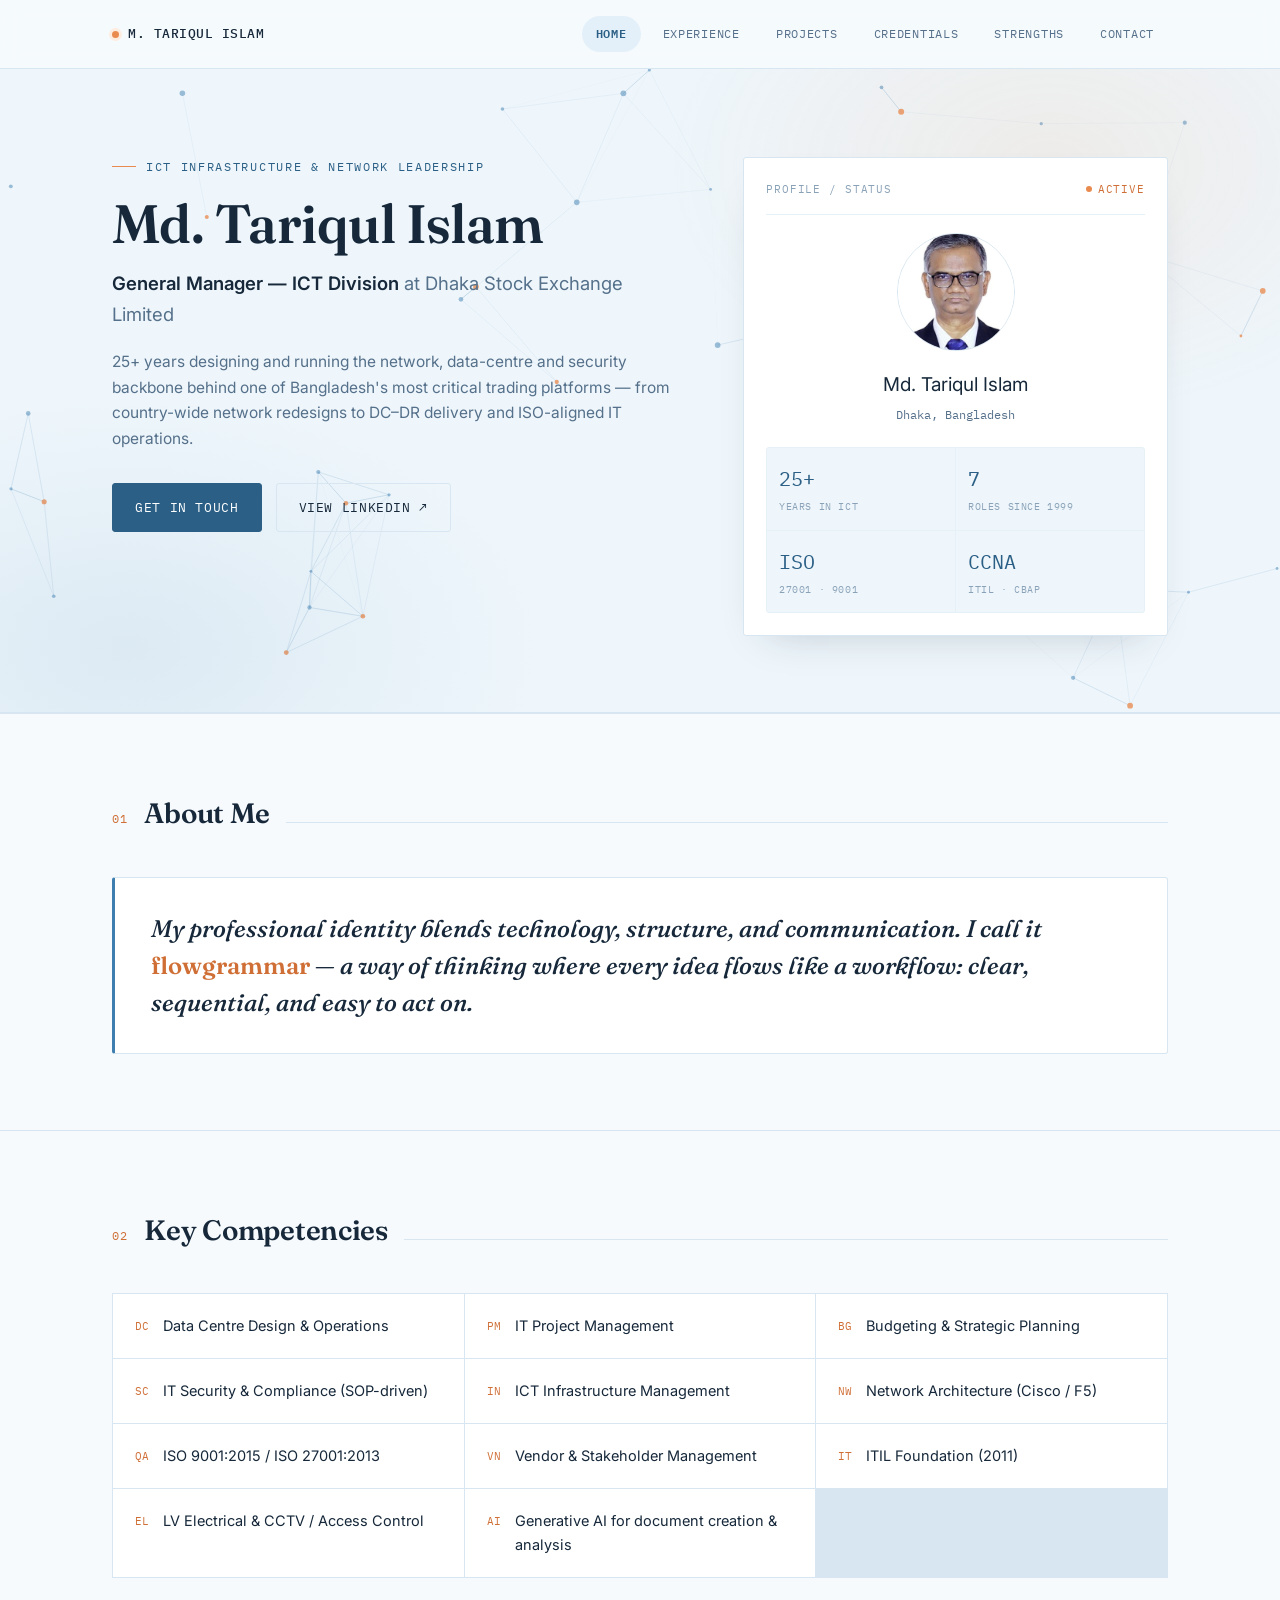
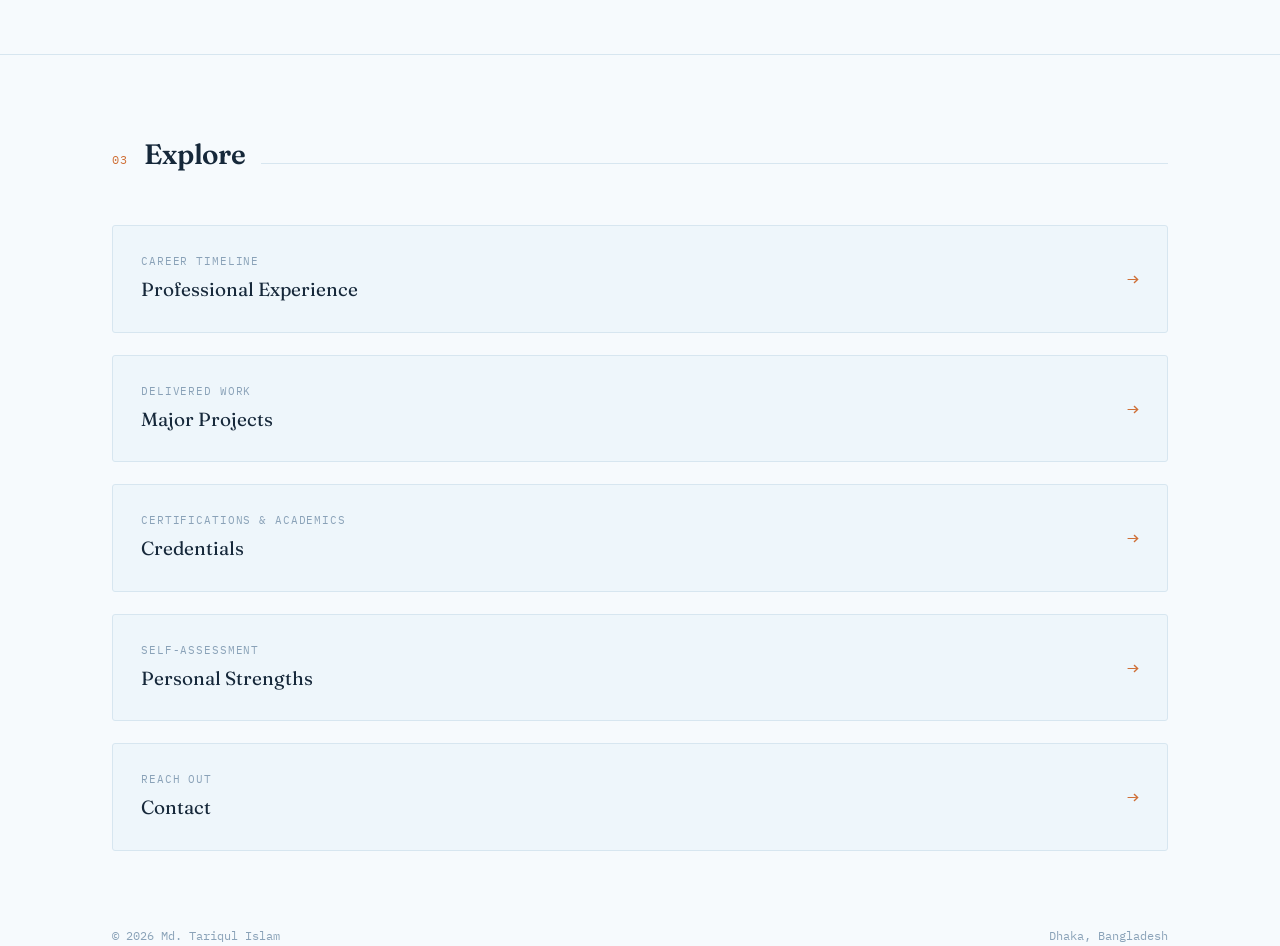
<file: index.html>
<!DOCTYPE html>
<html lang="en">
<head>
<meta charset="UTF-8">
<meta name="viewport" content="width=device-width, initial-scale=1.0">
<title>Md. Tariqul Islam — General Manager, ICT Division</title>
<meta name="description" content="Md. Tariqul Islam — General Manager, ICT Division at Dhaka Stock Exchange. 25+ years leading data centre, network architecture and IT security infrastructure.">
<link rel="preconnect" href="https://fonts.googleapis.com">
<link rel="preconnect" href="https://fonts.gstatic.com" crossorigin>
<link href="https://fonts.googleapis.com/css2?family=Fraunces:opsz,wght@9..144,400;9..144,500;9..144,600;9..144,700&family=IBM+Plex+Mono:wght@400;500;600&family=Inter:wght@400;500;600&display=swap" rel="stylesheet">
<link rel="stylesheet" href="assets/css/style.css">
</head>
<body>
<a class="skip-link" href="#main">Skip to content</a>

<header class="site-nav">
  <div class="nav-inner">
    <a href="index.html" class="nav-id"><span class="dot"></span>M. TARIQUL ISLAM</a>
    <button class="nav-toggle" id="navToggle" aria-label="Toggle menu" aria-expanded="false">
      <span></span><span></span><span></span>
    </button>
    <nav class="links" id="navLinks">
      <a href="index.html" aria-current="page">Home</a>
      <a href="experience.html">Experience</a>
      <a href="projects.html">Projects</a>
      <a href="credentials.html">Credentials</a>
      <a href="strengths.html">Strengths</a>
      <a href="contact.html">Contact</a>
    </nav>
  </div>
</header>

<main id="main">

  <!-- HERO -->
  <section class="hero">
    <canvas id="netcanvas"></canvas>
    <div class="hero-grad"></div>
    <div class="wrap hero-inner">
      <div>
        <div class="eyebrow">ICT Infrastructure &amp; Network Leadership</div>
        <h1>Md. Tariqul Islam</h1>
        <p class="role"><strong>General Manager — ICT Division</strong> at Dhaka Stock Exchange Limited</p>
        <p class="objective">25+ years designing and running the network, data-centre and security backbone behind one of Bangladesh's most critical trading platforms — from country-wide network redesigns to DC–DR delivery and ISO-aligned IT operations.</p>
        <div class="hero-cta">
          <a class="btn btn-primary" href="contact.html">Get in touch</a>
          <a class="btn btn-ghost" href="https://www.linkedin.com/in/md-tariqul-islam-6a224637/" target="_blank" rel="noopener">View LinkedIn ↗</a>
        </div>
      </div>

      <div class="status-card">
        <div class="status-top">
          <span>PROFILE / STATUS</span>
          <span class="live"><span class="dot"></span>ACTIVE</span>
        </div>
        <div class="photo-frame">
          <img src="assets/img/profile.jpg" alt="Portrait of Md. Tariqul Islam">
        </div>
        <div class="status-name">Md. Tariqul Islam</div>
        <div class="status-sub">Dhaka, Bangladesh</div>
        <div class="status-grid">
          <div class="status-metric"><div class="num">25+</div><div class="lbl">Years in ICT</div></div>
          <div class="status-metric"><div class="num">7</div><div class="lbl">Roles since 1999</div></div>
          <div class="status-metric"><div class="num">ISO</div><div class="lbl">27001 · 9001</div></div>
          <div class="status-metric"><div class="num">CCNA</div><div class="lbl">ITIL · CBAP</div></div>
        </div>
      </div>
    </div>
  </section>

  <!-- ABOUT ME -->
  <section id="about">
    <div class="wrap">
      <div class="sec-head">
        <span class="sec-tag">01</span>
        <h2>About Me</h2>
        <span class="sec-line"></span>
      </div>
      <div class="about-statement">
        <p>My professional identity blends technology, structure, and communication. I call it <span class="accent">flowgrammar</span> — a way of thinking where every idea flows like a workflow: clear, sequential, and easy to act on.</p>
      </div>
    </div>
  </section>

  <!-- COMPETENCIES -->
  <section>
    <div class="wrap">
      <div class="sec-head">
        <span class="sec-tag">02</span>
        <h2>Key Competencies</h2>
        <span class="sec-line"></span>
      </div>
      <div class="comp-grid">
        <div class="comp-item"><span class="idx mono">DC</span><span class="txt">Data Centre Design &amp; Operations</span></div>
        <div class="comp-item"><span class="idx mono">PM</span><span class="txt">IT Project Management</span></div>
        <div class="comp-item"><span class="idx mono">BG</span><span class="txt">Budgeting &amp; Strategic Planning</span></div>
        <div class="comp-item"><span class="idx mono">SC</span><span class="txt">IT Security &amp; Compliance (SOP-driven)</span></div>
        <div class="comp-item"><span class="idx mono">IN</span><span class="txt">ICT Infrastructure Management</span></div>
        <div class="comp-item"><span class="idx mono">NW</span><span class="txt">Network Architecture (Cisco / F5)</span></div>
        <div class="comp-item"><span class="idx mono">QA</span><span class="txt">ISO 9001:2015 / ISO 27001:2013</span></div>
        <div class="comp-item"><span class="idx mono">VN</span><span class="txt">Vendor &amp; Stakeholder Management</span></div>
        <div class="comp-item"><span class="idx mono">IT</span><span class="txt">ITIL Foundation (2011)</span></div>
        <div class="comp-item"><span class="idx mono">EL</span><span class="txt">LV Electrical &amp; CCTV / Access Control</span></div>
        <div class="comp-item"><span class="idx mono">AI</span><span class="txt">Generative AI for document creation &amp; analysis</span></div>
      </div>
    </div>
  </section>

  <!-- CROSS-LINKS -->
  <section>
    <div class="wrap">
      <div class="sec-head">
        <span class="sec-tag">03</span>
        <h2>Explore</h2>
        <span class="sec-line"></span>
      </div>
      <div style="display:grid; gap:14px;">
        <a class="next-link" href="experience.html">
          <span><span class="l1 mono">Career timeline</span><span class="l2">Professional Experience</span></span>
          <span class="arrow">→</span>
        </a>
        <a class="next-link" href="projects.html">
          <span><span class="l1 mono">Delivered work</span><span class="l2">Major Projects</span></span>
          <span class="arrow">→</span>
        </a>
        <a class="next-link" href="credentials.html">
          <span><span class="l1 mono">Certifications &amp; academics</span><span class="l2">Credentials</span></span>
          <span class="arrow">→</span>
        </a>
        <a class="next-link" href="strengths.html">
          <span><span class="l1 mono">Self-assessment</span><span class="l2">Personal Strengths</span></span>
          <span class="arrow">→</span>
        </a>
        <a class="next-link" href="contact.html">
          <span><span class="l1 mono">Reach out</span><span class="l2">Contact</span></span>
          <span class="arrow">→</span>
        </a>
      </div>
    </div>
  </section>

  <footer class="wrap">
    <span>© <span id="year"></span> Md. Tariqul Islam</span>
    <span>Dhaka, Bangladesh</span>
  </footer>

</main>

<script src="assets/js/main.js"></script>
</body>
</html>
</file>
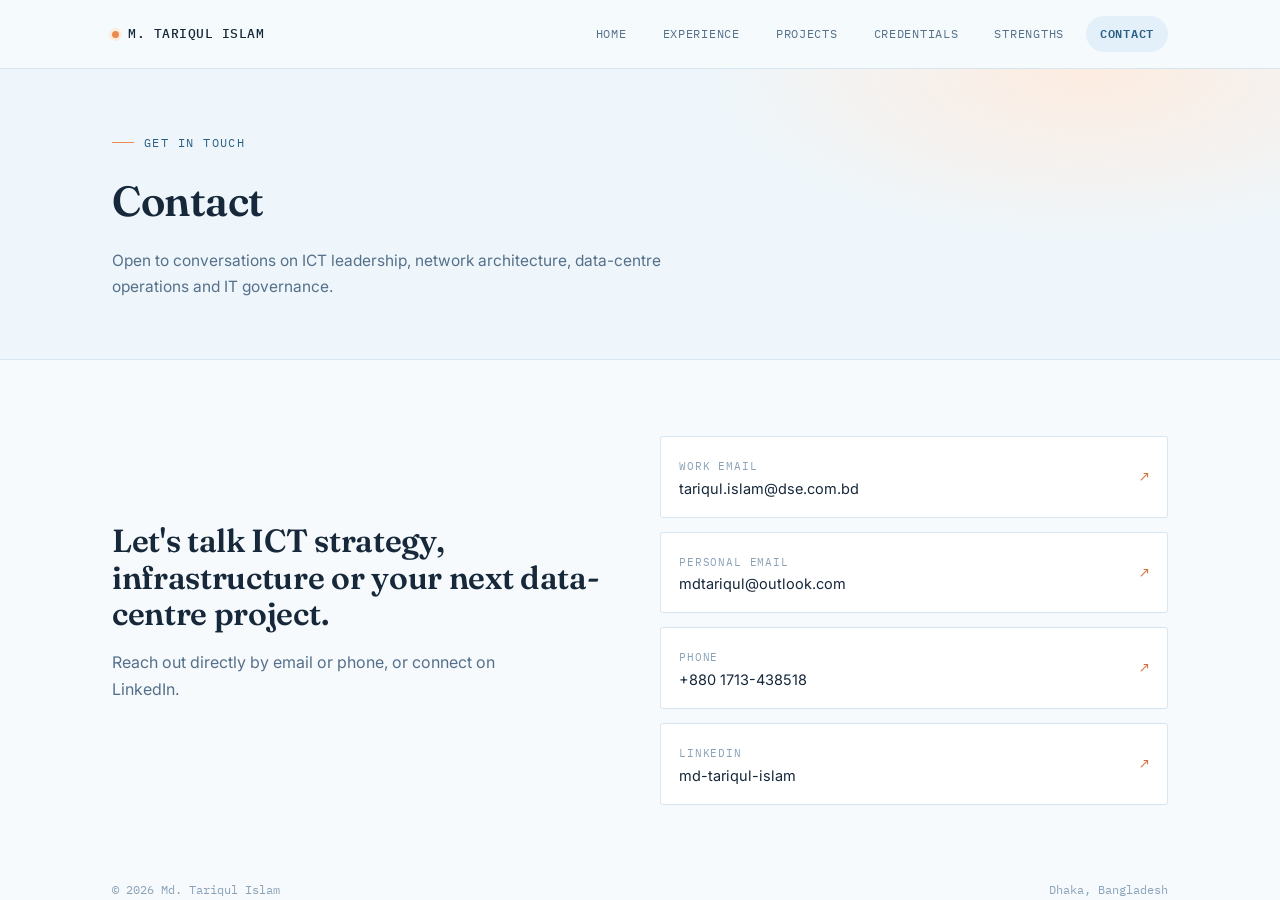
<file: contact.html>
<!DOCTYPE html>
<html lang="en">
<head>
<meta charset="UTF-8">
<meta name="viewport" content="width=device-width, initial-scale=1.0">
<title>Contact — Md. Tariqul Islam</title>
<meta name="description" content="Get in touch with Md. Tariqul Islam, General Manager, ICT Division at Dhaka Stock Exchange.">
<link rel="preconnect" href="https://fonts.googleapis.com">
<link rel="preconnect" href="https://fonts.gstatic.com" crossorigin>
<link href="https://fonts.googleapis.com/css2?family=Fraunces:opsz,wght@9..144,400;9..144,500;9..144,600;9..144,700&family=IBM+Plex+Mono:wght@400;500;600&family=Inter:wght@400;500;600&display=swap" rel="stylesheet">
<link rel="stylesheet" href="assets/css/style.css">
</head>
<body>
<a class="skip-link" href="#main">Skip to content</a>

<header class="site-nav">
  <div class="nav-inner">
    <a href="index.html" class="nav-id"><span class="dot"></span>M. TARIQUL ISLAM</a>
    <button class="nav-toggle" id="navToggle" aria-label="Toggle menu" aria-expanded="false">
      <span></span><span></span><span></span>
    </button>
    <nav class="links" id="navLinks">
      <a href="index.html">Home</a>
      <a href="experience.html">Experience</a>
      <a href="projects.html">Projects</a>
      <a href="credentials.html">Credentials</a>
      <a href="strengths.html">Strengths</a>
      <a href="contact.html" aria-current="page">Contact</a>
    </nav>
  </div>
</header>

<main id="main">

  <div class="page-header">
    <div class="wrap">
      <div class="page-eyebrow">Get In Touch</div>
      <h1>Contact</h1>
      <p>Open to conversations on ICT leadership, network architecture, data-centre operations and IT governance.</p>
    </div>
  </div>

  <section>
    <div class="wrap">
      <div class="contact-grid">
        <div>
          <h2>Let's talk ICT strategy, infrastructure or your next data-centre project.</h2>
          <p class="lead">Reach out directly by email or phone, or connect on LinkedIn.</p>
        </div>
        <div class="contact-list">
          <a href="mailto:tariqul.islam@dse.com.bd">
            <span><span class="lbl">Work Email</span><br>tariqul.islam@dse.com.bd</span>
            <span class="arrow">↗</span>
          </a>
          <a href="mailto:mdtariqul@outlook.com">
            <span><span class="lbl">Personal Email</span><br>mdtariqul@outlook.com</span>
            <span class="arrow">↗</span>
          </a>
          <a href="tel:+8801713438518">
            <span><span class="lbl">Phone</span><br>+880 1713-438518</span>
            <span class="arrow">↗</span>
          </a>
          <a href="https://www.linkedin.com/in/md-tariqul-islam-6a224637/" target="_blank" rel="noopener">
            <span><span class="lbl">LinkedIn</span><br>md-tariqul-islam</span>
            <span class="arrow">↗</span>
          </a>
        </div>
      </div>
    </div>
  </section>

  <footer class="wrap">
    <span>© <span id="year"></span> Md. Tariqul Islam</span>
    <span>Dhaka, Bangladesh</span>
  </footer>

</main>

<script src="assets/js/main.js"></script>
</body>
</html>
</file>
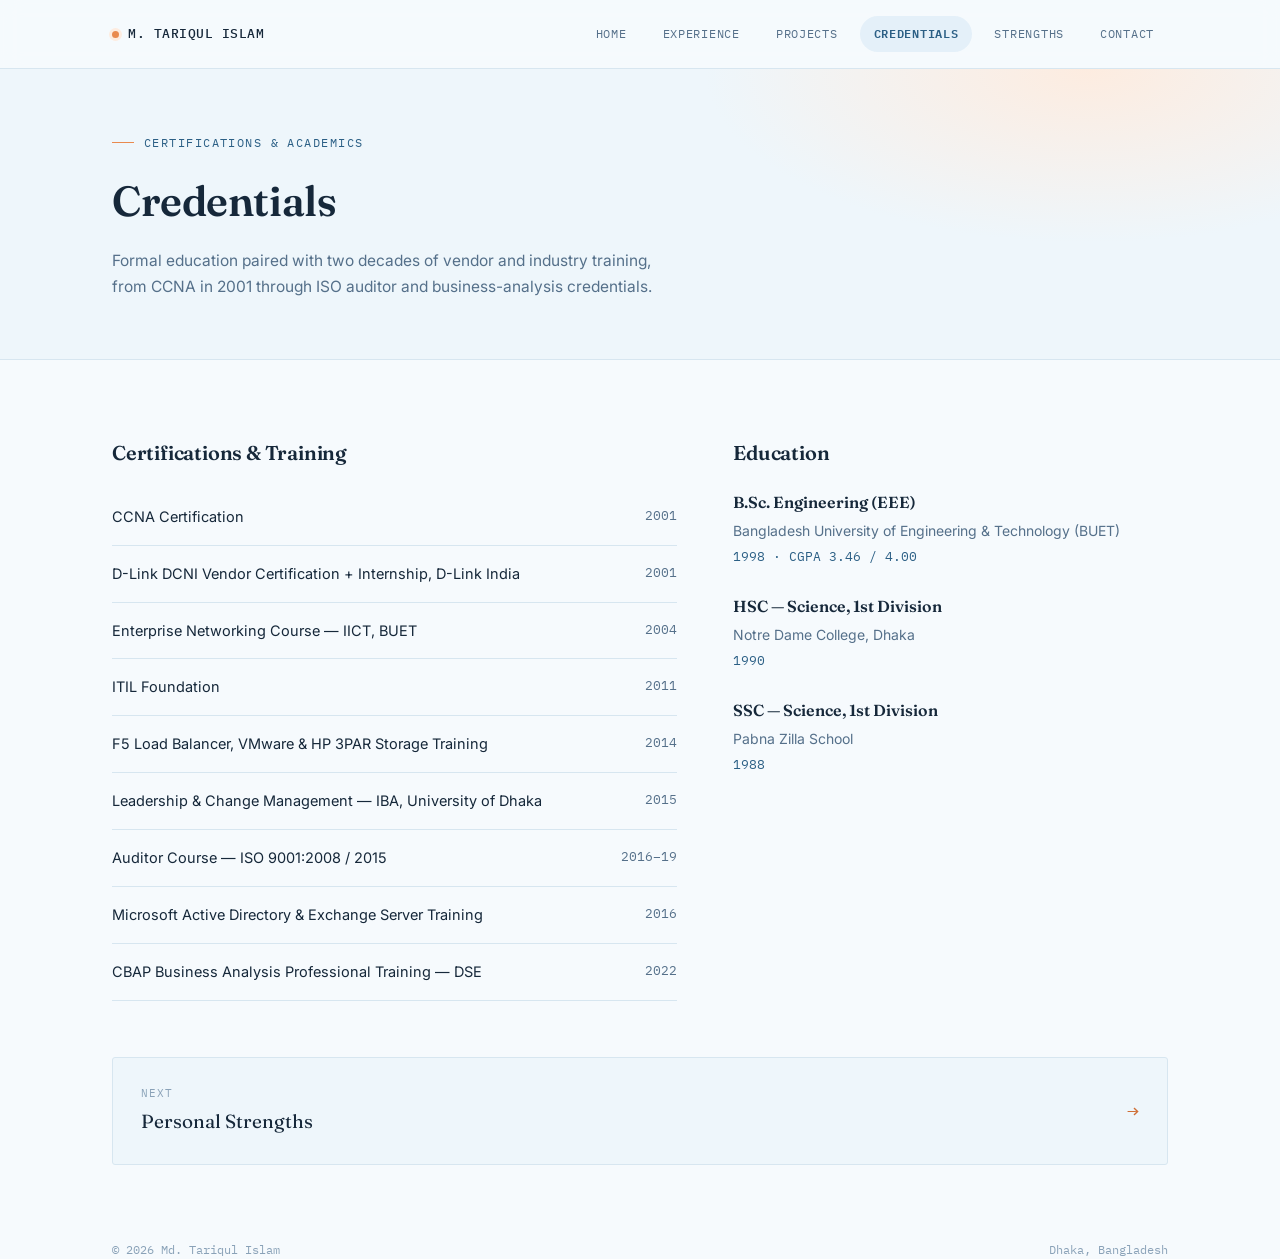
<file: credentials.html>
<!DOCTYPE html>
<html lang="en">
<head>
<meta charset="UTF-8">
<meta name="viewport" content="width=device-width, initial-scale=1.0">
<title>Credentials — Md. Tariqul Islam</title>
<meta name="description" content="Certifications, training and academic background of Md. Tariqul Islam, General Manager, ICT Division at Dhaka Stock Exchange.">
<link rel="preconnect" href="https://fonts.googleapis.com">
<link rel="preconnect" href="https://fonts.gstatic.com" crossorigin>
<link href="https://fonts.googleapis.com/css2?family=Fraunces:opsz,wght@9..144,400;9..144,500;9..144,600;9..144,700&family=IBM+Plex+Mono:wght@400;500;600&family=Inter:wght@400;500;600&display=swap" rel="stylesheet">
<link rel="stylesheet" href="assets/css/style.css">
</head>
<body>
<a class="skip-link" href="#main">Skip to content</a>

<header class="site-nav">
  <div class="nav-inner">
    <a href="index.html" class="nav-id"><span class="dot"></span>M. TARIQUL ISLAM</a>
    <button class="nav-toggle" id="navToggle" aria-label="Toggle menu" aria-expanded="false">
      <span></span><span></span><span></span>
    </button>
    <nav class="links" id="navLinks">
      <a href="index.html">Home</a>
      <a href="experience.html">Experience</a>
      <a href="projects.html">Projects</a>
      <a href="credentials.html" aria-current="page">Credentials</a>
      <a href="strengths.html">Strengths</a>
      <a href="contact.html">Contact</a>
    </nav>
  </div>
</header>

<main id="main">

  <div class="page-header">
    <div class="wrap">
      <div class="page-eyebrow">Certifications &amp; Academics</div>
      <h1>Credentials</h1>
      <p>Formal education paired with two decades of vendor and industry training, from CCNA in 2001 through ISO auditor and business-analysis credentials.</p>
    </div>
  </div>

  <section>
    <div class="wrap">
      <div class="cred-cols">
        <div>
          <h2 style="font-size:20px; margin-bottom:20px;">Certifications &amp; Training</h2>
          <div class="cert-row"><span class="name">CCNA Certification</span><span class="year">2001</span></div>
          <div class="cert-row"><span class="name">D-Link DCNI Vendor Certification + Internship, D-Link India</span><span class="year">2001</span></div>
          <div class="cert-row"><span class="name">Enterprise Networking Course — IICT, BUET</span><span class="year">2004</span></div>
          <div class="cert-row"><span class="name">ITIL Foundation</span><span class="year">2011</span></div>
          <div class="cert-row"><span class="name">F5 Load Balancer, VMware &amp; HP 3PAR Storage Training</span><span class="year">2014</span></div>
          <div class="cert-row"><span class="name">Leadership &amp; Change Management — IBA, University of Dhaka</span><span class="year">2015</span></div>
          <div class="cert-row"><span class="name">Auditor Course — ISO 9001:2008 / 2015</span><span class="year">2016–19</span></div>
          <div class="cert-row"><span class="name">Microsoft Active Directory &amp; Exchange Server Training</span><span class="year">2016</span></div>
          <div class="cert-row"><span class="name">CBAP Business Analysis Professional Training — DSE</span><span class="year">2022</span></div>
        </div>
        <div>
          <h2 style="font-size:20px; margin-bottom:20px;">Education</h2>
          <div class="edu-block">
            <div class="deg">B.Sc. Engineering (EEE)</div>
            <div class="inst">Bangladesh University of Engineering &amp; Technology (BUET)</div>
            <div class="yr">1998 · CGPA 3.46 / 4.00</div>
          </div>
          <div class="edu-block">
            <div class="deg">HSC — Science, 1st Division</div>
            <div class="inst">Notre Dame College, Dhaka</div>
            <div class="yr">1990</div>
          </div>
          <div class="edu-block">
            <div class="deg">SSC — Science, 1st Division</div>
            <div class="inst">Pabna Zilla School</div>
            <div class="yr">1988</div>
          </div>
        </div>
      </div>

      <a class="next-link" href="strengths.html" style="margin-top:56px;">
        <span><span class="l1 mono">Next</span><span class="l2">Personal Strengths</span></span>
        <span class="arrow">→</span>
      </a>
    </div>
  </section>

  <footer class="wrap">
    <span>© <span id="year"></span> Md. Tariqul Islam</span>
    <span>Dhaka, Bangladesh</span>
  </footer>

</main>

<script src="assets/js/main.js"></script>
</body>
</html>
</file>
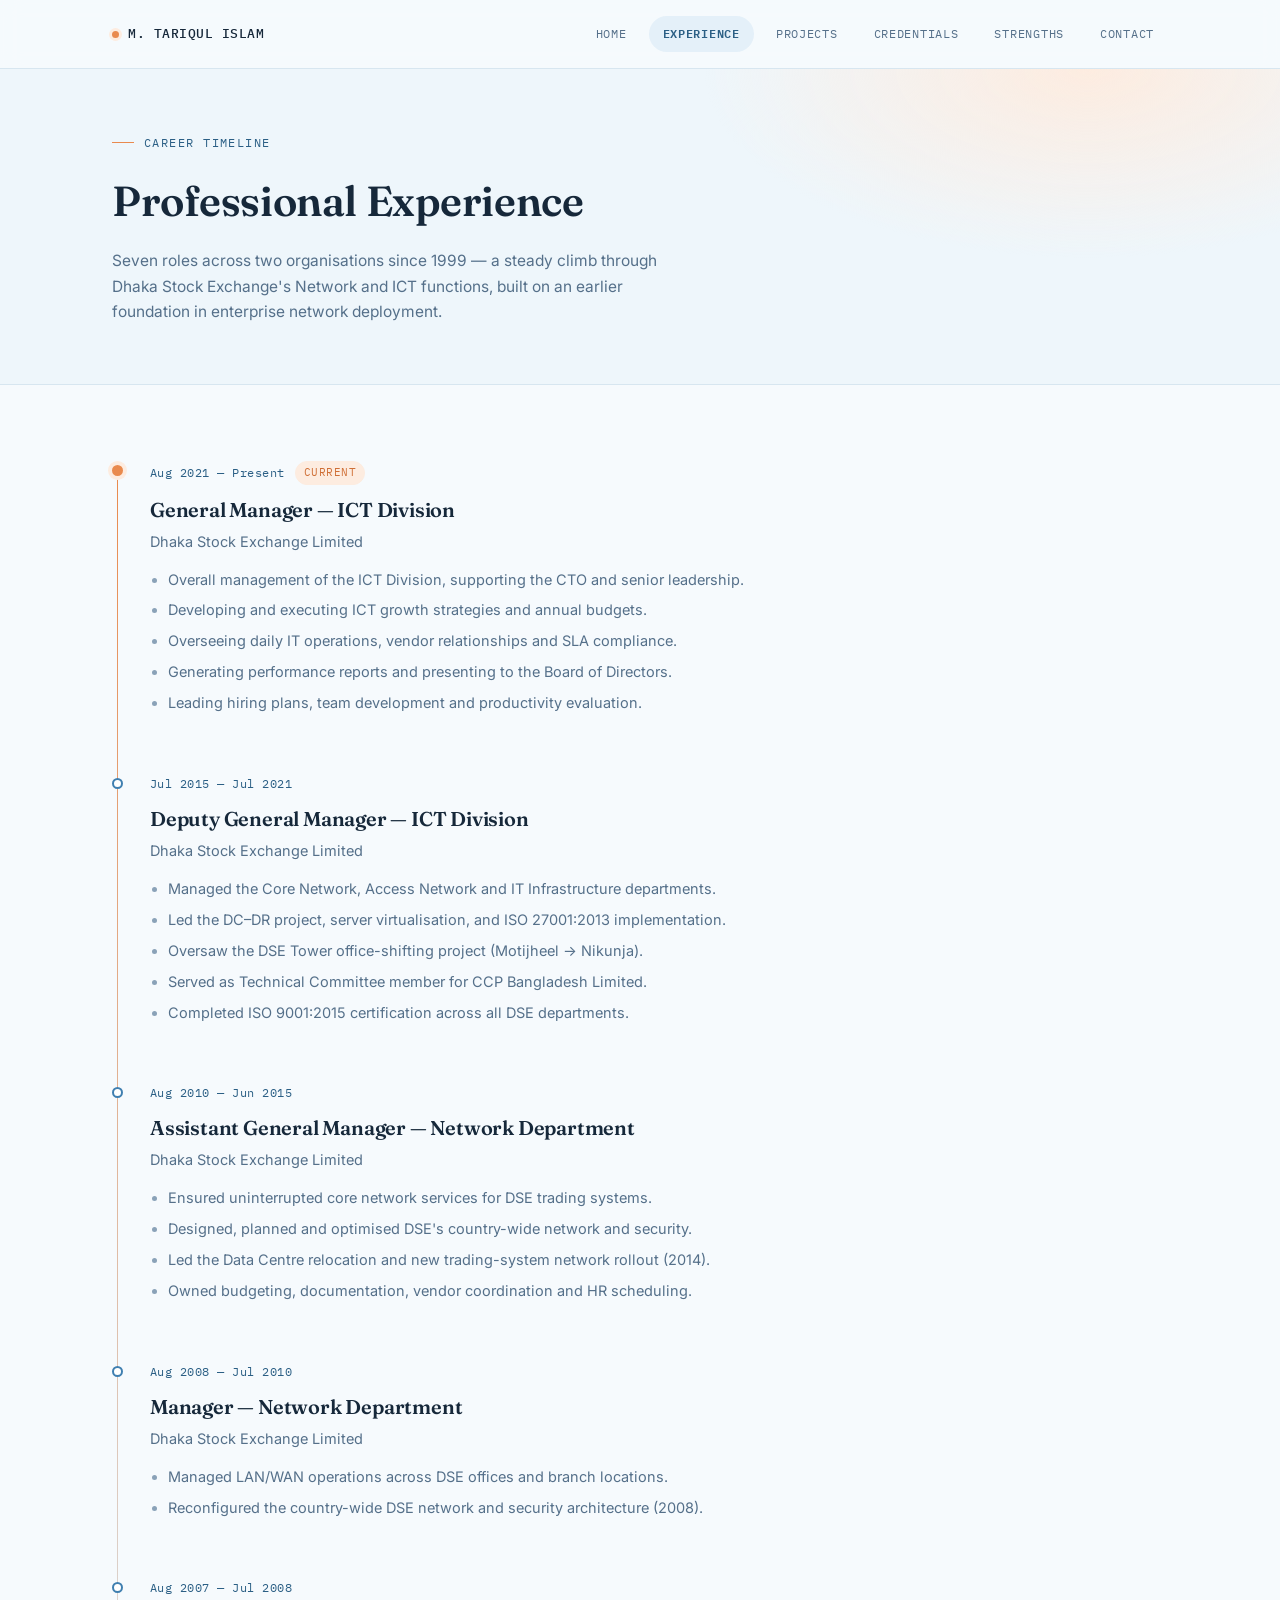
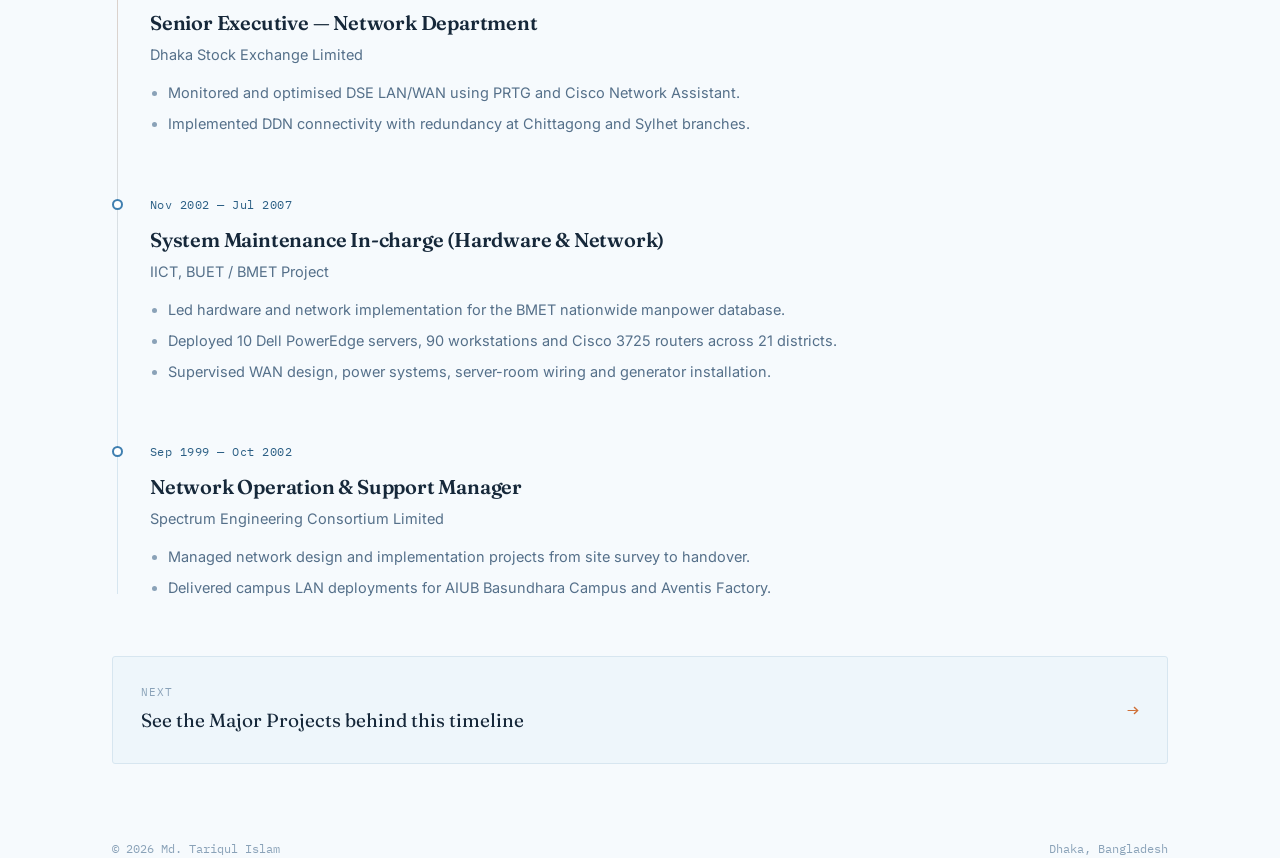
<file: experience.html>
<!DOCTYPE html>
<html lang="en">
<head>
<meta charset="UTF-8">
<meta name="viewport" content="width=device-width, initial-scale=1.0">
<title>Experience — Md. Tariqul Islam</title>
<meta name="description" content="Professional experience of Md. Tariqul Islam across 25+ years at Dhaka Stock Exchange and earlier ICT roles.">
<link rel="preconnect" href="https://fonts.googleapis.com">
<link rel="preconnect" href="https://fonts.gstatic.com" crossorigin>
<link href="https://fonts.googleapis.com/css2?family=Fraunces:opsz,wght@9..144,400;9..144,500;9..144,600;9..144,700&family=IBM+Plex+Mono:wght@400;500;600&family=Inter:wght@400;500;600&display=swap" rel="stylesheet">
<link rel="stylesheet" href="assets/css/style.css">
</head>
<body>
<a class="skip-link" href="#main">Skip to content</a>

<header class="site-nav">
  <div class="nav-inner">
    <a href="index.html" class="nav-id"><span class="dot"></span>M. TARIQUL ISLAM</a>
    <button class="nav-toggle" id="navToggle" aria-label="Toggle menu" aria-expanded="false">
      <span></span><span></span><span></span>
    </button>
    <nav class="links" id="navLinks">
      <a href="index.html">Home</a>
      <a href="experience.html" aria-current="page">Experience</a>
      <a href="projects.html">Projects</a>
      <a href="credentials.html">Credentials</a>
      <a href="strengths.html">Strengths</a>
      <a href="contact.html">Contact</a>
    </nav>
  </div>
</header>

<main id="main">

  <div class="page-header">
    <div class="wrap">
      <div class="page-eyebrow">Career Timeline</div>
      <h1>Professional Experience</h1>
      <p>Seven roles across two organisations since 1999 — a steady climb through Dhaka Stock Exchange's Network and ICT functions, built on an earlier foundation in enterprise network deployment.</p>
    </div>
  </div>

  <section>
    <div class="wrap">
      <div class="timeline">

        <div class="tl-item current">
          <div class="tl-node"></div>
          <div class="tl-meta">Aug 2021 — Present <span class="badge">Current</span></div>
          <h3>General Manager — ICT Division</h3>
          <div class="tl-org">Dhaka Stock Exchange Limited</div>
          <ul>
            <li>Overall management of the ICT Division, supporting the CTO and senior leadership.</li>
            <li>Developing and executing ICT growth strategies and annual budgets.</li>
            <li>Overseeing daily IT operations, vendor relationships and SLA compliance.</li>
            <li>Generating performance reports and presenting to the Board of Directors.</li>
            <li>Leading hiring plans, team development and productivity evaluation.</li>
          </ul>
        </div>

        <div class="tl-item">
          <div class="tl-node"></div>
          <div class="tl-meta">Jul 2015 — Jul 2021</div>
          <h3>Deputy General Manager — ICT Division</h3>
          <div class="tl-org">Dhaka Stock Exchange Limited</div>
          <ul>
            <li>Managed the Core Network, Access Network and IT Infrastructure departments.</li>
            <li>Led the DC–DR project, server virtualisation, and ISO 27001:2013 implementation.</li>
            <li>Oversaw the DSE Tower office-shifting project (Motijheel → Nikunja).</li>
            <li>Served as Technical Committee member for CCP Bangladesh Limited.</li>
            <li>Completed ISO 9001:2015 certification across all DSE departments.</li>
          </ul>
        </div>

        <div class="tl-item">
          <div class="tl-node"></div>
          <div class="tl-meta">Aug 2010 — Jun 2015</div>
          <h3>Assistant General Manager — Network Department</h3>
          <div class="tl-org">Dhaka Stock Exchange Limited</div>
          <ul>
            <li>Ensured uninterrupted core network services for DSE trading systems.</li>
            <li>Designed, planned and optimised DSE's country-wide network and security.</li>
            <li>Led the Data Centre relocation and new trading-system network rollout (2014).</li>
            <li>Owned budgeting, documentation, vendor coordination and HR scheduling.</li>
          </ul>
        </div>

        <div class="tl-item">
          <div class="tl-node"></div>
          <div class="tl-meta">Aug 2008 — Jul 2010</div>
          <h3>Manager — Network Department</h3>
          <div class="tl-org">Dhaka Stock Exchange Limited</div>
          <ul>
            <li>Managed LAN/WAN operations across DSE offices and branch locations.</li>
            <li>Reconfigured the country-wide DSE network and security architecture (2008).</li>
          </ul>
        </div>

        <div class="tl-item">
          <div class="tl-node"></div>
          <div class="tl-meta">Aug 2007 — Jul 2008</div>
          <h3>Senior Executive — Network Department</h3>
          <div class="tl-org">Dhaka Stock Exchange Limited</div>
          <ul>
            <li>Monitored and optimised DSE LAN/WAN using PRTG and Cisco Network Assistant.</li>
            <li>Implemented DDN connectivity with redundancy at Chittagong and Sylhet branches.</li>
          </ul>
        </div>

        <div class="tl-item">
          <div class="tl-node"></div>
          <div class="tl-meta">Nov 2002 — Jul 2007</div>
          <h3>System Maintenance In-charge (Hardware &amp; Network)</h3>
          <div class="tl-org">IICT, BUET / BMET Project</div>
          <ul>
            <li>Led hardware and network implementation for the BMET nationwide manpower database.</li>
            <li>Deployed 10 Dell PowerEdge servers, 90 workstations and Cisco 3725 routers across 21 districts.</li>
            <li>Supervised WAN design, power systems, server-room wiring and generator installation.</li>
          </ul>
        </div>

        <div class="tl-item">
          <div class="tl-node"></div>
          <div class="tl-meta">Sep 1999 — Oct 2002</div>
          <h3>Network Operation &amp; Support Manager</h3>
          <div class="tl-org">Spectrum Engineering Consortium Limited</div>
          <ul>
            <li>Managed network design and implementation projects from site survey to handover.</li>
            <li>Delivered campus LAN deployments for AIUB Basundhara Campus and Aventis Factory.</li>
          </ul>
        </div>

      </div>

      <a class="next-link" href="projects.html" style="margin-top:56px;">
        <span><span class="l1 mono">Next</span><span class="l2">See the Major Projects behind this timeline</span></span>
        <span class="arrow">→</span>
      </a>
    </div>
  </section>

  <footer class="wrap">
    <span>© <span id="year"></span> Md. Tariqul Islam</span>
    <span>Dhaka, Bangladesh</span>
  </footer>

</main>

<script src="assets/js/main.js"></script>
</body>
</html>
</file>
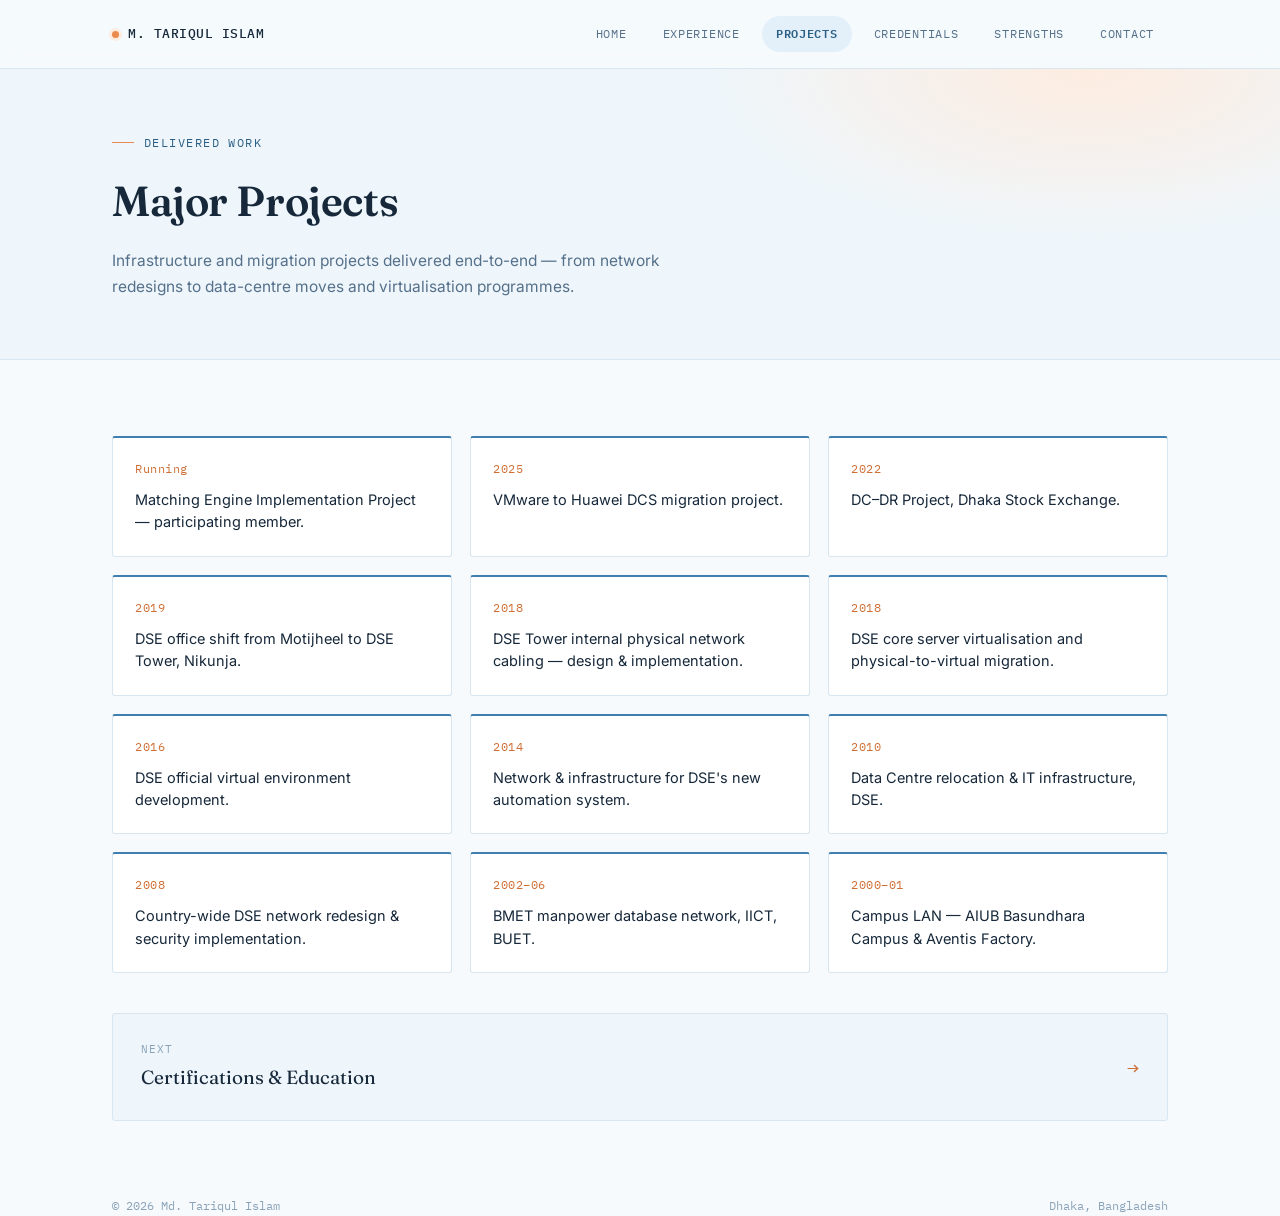
<file: projects.html>
<!DOCTYPE html>
<html lang="en">
<head>
<meta charset="UTF-8">
<meta name="viewport" content="width=device-width, initial-scale=1.0">
<title>Projects — Md. Tariqul Islam</title>
<meta name="description" content="Major ICT infrastructure projects delivered by Md. Tariqul Islam at Dhaka Stock Exchange and earlier in his career.">
<link rel="preconnect" href="https://fonts.googleapis.com">
<link rel="preconnect" href="https://fonts.gstatic.com" crossorigin>
<link href="https://fonts.googleapis.com/css2?family=Fraunces:opsz,wght@9..144,400;9..144,500;9..144,600;9..144,700&family=IBM+Plex+Mono:wght@400;500;600&family=Inter:wght@400;500;600&display=swap" rel="stylesheet">
<link rel="stylesheet" href="assets/css/style.css">
</head>
<body>
<a class="skip-link" href="#main">Skip to content</a>

<header class="site-nav">
  <div class="nav-inner">
    <a href="index.html" class="nav-id"><span class="dot"></span>M. TARIQUL ISLAM</a>
    <button class="nav-toggle" id="navToggle" aria-label="Toggle menu" aria-expanded="false">
      <span></span><span></span><span></span>
    </button>
    <nav class="links" id="navLinks">
      <a href="index.html">Home</a>
      <a href="experience.html">Experience</a>
      <a href="projects.html" aria-current="page">Projects</a>
      <a href="credentials.html">Credentials</a>
      <a href="strengths.html">Strengths</a>
      <a href="contact.html">Contact</a>
    </nav>
  </div>
</header>

<main id="main">

  <div class="page-header">
    <div class="wrap">
      <div class="page-eyebrow">Delivered Work</div>
      <h1>Major Projects</h1>
      <p>Infrastructure and migration projects delivered end-to-end — from network redesigns to data-centre moves and virtualisation programmes.</p>
    </div>
  </div>

  <section>
    <div class="wrap">
      <div class="proj-grid">
        <div class="proj-card"><div class="proj-year mono">Running</div><p>Matching Engine Implementation Project — participating member.</p></div>
        <div class="proj-card"><div class="proj-year mono">2025</div><p>VMware to Huawei DCS migration project.</p></div>
        <div class="proj-card"><div class="proj-year mono">2022</div><p>DC–DR Project, Dhaka Stock Exchange.</p></div>
        <div class="proj-card"><div class="proj-year mono">2019</div><p>DSE office shift from Motijheel to DSE Tower, Nikunja.</p></div>
        <div class="proj-card"><div class="proj-year mono">2018</div><p>DSE Tower internal physical network cabling — design &amp; implementation.</p></div>
        <div class="proj-card"><div class="proj-year mono">2018</div><p>DSE core server virtualisation and physical-to-virtual migration.</p></div>
        <div class="proj-card"><div class="proj-year mono">2016</div><p>DSE official virtual environment development.</p></div>
        <div class="proj-card"><div class="proj-year mono">2014</div><p>Network &amp; infrastructure for DSE's new automation system.</p></div>
        <div class="proj-card"><div class="proj-year mono">2010</div><p>Data Centre relocation &amp; IT infrastructure, DSE.</p></div>
        <div class="proj-card"><div class="proj-year mono">2008</div><p>Country-wide DSE network redesign &amp; security implementation.</p></div>
        <div class="proj-card"><div class="proj-year mono">2002–06</div><p>BMET manpower database network, IICT, BUET.</p></div>
        <div class="proj-card"><div class="proj-year mono">2000–01</div><p>Campus LAN — AIUB Basundhara Campus &amp; Aventis Factory.</p></div>
      </div>

      <a class="next-link" href="credentials.html" style="margin-top:40px;">
        <span><span class="l1 mono">Next</span><span class="l2">Certifications &amp; Education</span></span>
        <span class="arrow">→</span>
      </a>
    </div>
  </section>

  <footer class="wrap">
    <span>© <span id="year"></span> Md. Tariqul Islam</span>
    <span>Dhaka, Bangladesh</span>
  </footer>

</main>

<script src="assets/js/main.js"></script>
</body>
</html>
</file>
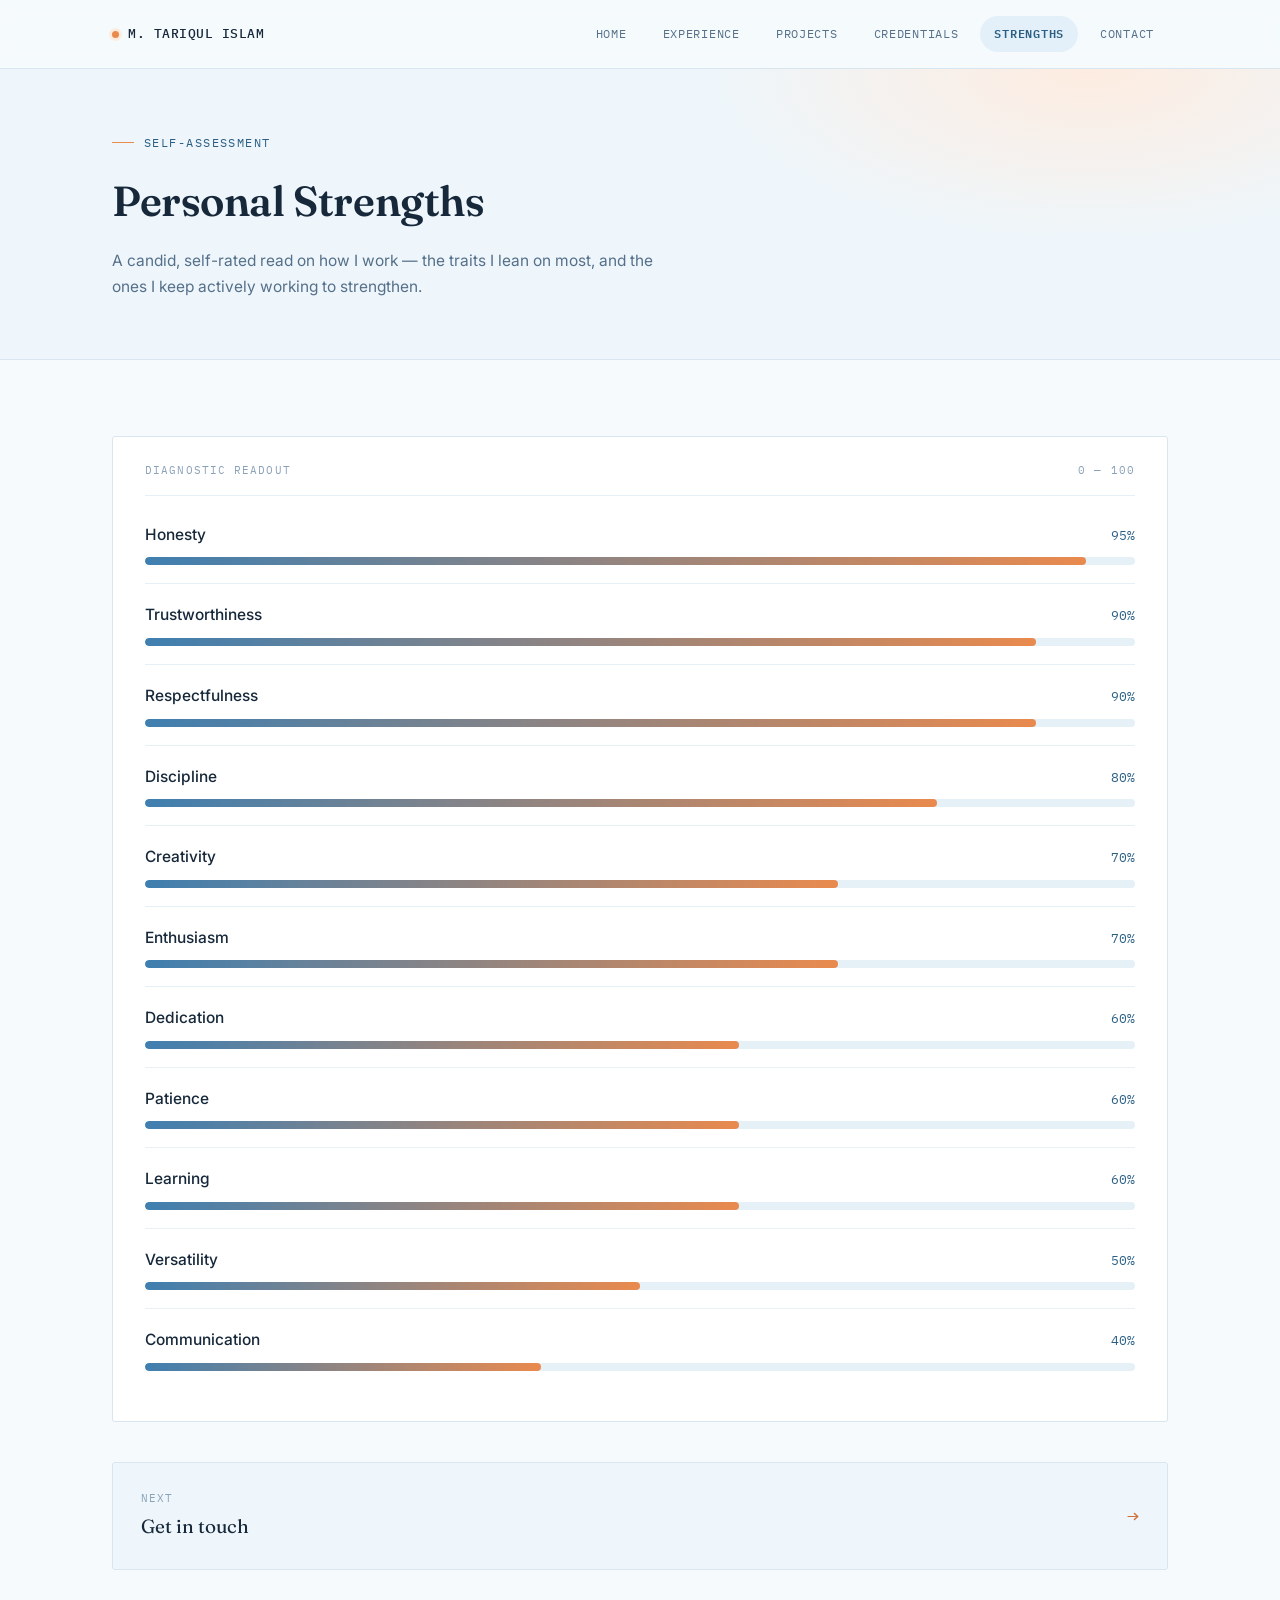
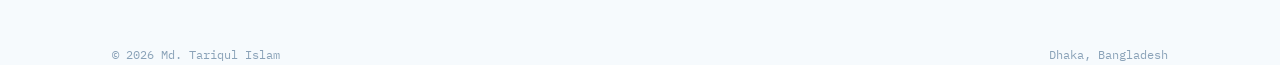
<file: strengths.html>
<!DOCTYPE html>
<html lang="en">
<head>
<meta charset="UTF-8">
<meta name="viewport" content="width=device-width, initial-scale=1.0">
<title>Personal Strengths — Md. Tariqul Islam</title>
<meta name="description" content="A self-assessment of Md. Tariqul Islam's personal working strengths, from honesty and discipline to communication and creativity.">
<link rel="preconnect" href="https://fonts.googleapis.com">
<link rel="preconnect" href="https://fonts.gstatic.com" crossorigin>
<link href="https://fonts.googleapis.com/css2?family=Fraunces:opsz,wght@9..144,400;9..144,500;9..144,600;9..144,700&family=IBM+Plex+Mono:wght@400;500;600&family=Inter:wght@400;500;600&display=swap" rel="stylesheet">
<link rel="stylesheet" href="assets/css/style.css">
</head>
<body>
<a class="skip-link" href="#main">Skip to content</a>

<header class="site-nav">
  <div class="nav-inner">
    <a href="index.html" class="nav-id"><span class="dot"></span>M. TARIQUL ISLAM</a>
    <button class="nav-toggle" id="navToggle" aria-label="Toggle menu" aria-expanded="false">
      <span></span><span></span><span></span>
    </button>
    <nav class="links" id="navLinks">
      <a href="index.html">Home</a>
      <a href="experience.html">Experience</a>
      <a href="projects.html">Projects</a>
      <a href="credentials.html">Credentials</a>
      <a href="strengths.html" aria-current="page">Strengths</a>
      <a href="contact.html">Contact</a>
    </nav>
  </div>
</header>

<main id="main">

  <div class="page-header">
    <div class="wrap">
      <div class="page-eyebrow">Self-Assessment</div>
      <h1>Personal Strengths</h1>
      <p>A candid, self-rated read on how I work — the traits I lean on most, and the ones I keep actively working to strengthen.</p>
    </div>
  </div>

  <section>
    <div class="wrap">
      <div class="strength-panel">
        <div class="strength-panel-head">
          <span class="mono">DIAGNOSTIC READOUT</span>
          <span class="mono strength-scale">0 — 100</span>
        </div>

        <div class="strength-list" id="strengthList">
          <div class="strength-item" data-value="95">
            <div class="strength-row">
              <span class="strength-label">Honesty</span>
              <span class="strength-value mono">95%</span>
            </div>
            <div class="strength-bar"><div class="strength-fill"></div></div>
          </div>

          <div class="strength-item" data-value="90">
            <div class="strength-row">
              <span class="strength-label">Trustworthiness</span>
              <span class="strength-value mono">90%</span>
            </div>
            <div class="strength-bar"><div class="strength-fill"></div></div>
          </div>

          <div class="strength-item" data-value="90">
            <div class="strength-row">
              <span class="strength-label">Respectfulness</span>
              <span class="strength-value mono">90%</span>
            </div>
            <div class="strength-bar"><div class="strength-fill"></div></div>
          </div>

          <div class="strength-item" data-value="80">
            <div class="strength-row">
              <span class="strength-label">Discipline</span>
              <span class="strength-value mono">80%</span>
            </div>
            <div class="strength-bar"><div class="strength-fill"></div></div>
          </div>

          <div class="strength-item" data-value="70">
            <div class="strength-row">
              <span class="strength-label">Creativity</span>
              <span class="strength-value mono">70%</span>
            </div>
            <div class="strength-bar"><div class="strength-fill"></div></div>
          </div>

          <div class="strength-item" data-value="70">
            <div class="strength-row">
              <span class="strength-label">Enthusiasm</span>
              <span class="strength-value mono">70%</span>
            </div>
            <div class="strength-bar"><div class="strength-fill"></div></div>
          </div>

          <div class="strength-item" data-value="60">
            <div class="strength-row">
              <span class="strength-label">Dedication</span>
              <span class="strength-value mono">60%</span>
            </div>
            <div class="strength-bar"><div class="strength-fill"></div></div>
          </div>

          <div class="strength-item" data-value="60">
            <div class="strength-row">
              <span class="strength-label">Patience</span>
              <span class="strength-value mono">60%</span>
            </div>
            <div class="strength-bar"><div class="strength-fill"></div></div>
          </div>

          <div class="strength-item" data-value="60">
            <div class="strength-row">
              <span class="strength-label">Learning</span>
              <span class="strength-value mono">60%</span>
            </div>
            <div class="strength-bar"><div class="strength-fill"></div></div>
          </div>

          <div class="strength-item" data-value="50">
            <div class="strength-row">
              <span class="strength-label">Versatility</span>
              <span class="strength-value mono">50%</span>
            </div>
            <div class="strength-bar"><div class="strength-fill"></div></div>
          </div>

          <div class="strength-item" data-value="40">
            <div class="strength-row">
              <span class="strength-label">Communication</span>
              <span class="strength-value mono">40%</span>
            </div>
            <div class="strength-bar"><div class="strength-fill"></div></div>
          </div>
        </div>
      </div>

      <a class="next-link" href="contact.html" style="margin-top:40px;">
        <span><span class="l1 mono">Next</span><span class="l2">Get in touch</span></span>
        <span class="arrow">→</span>
      </a>
    </div>
  </section>

  <footer class="wrap">
    <span>© <span id="year"></span> Md. Tariqul Islam</span>
    <span>Dhaka, Bangladesh</span>
  </footer>

</main>

<script src="assets/js/main.js"></script>
</body>
</html>
</file>
<file: assets/css/style.css>
/* =========================================================
   Md. Tariqul Islam — Portfolio
   Design system: "Daylight Ops" — a light-mode reading of a
   network operations console. Blue = infrastructure / signal.
   Orange = live activity / current status / data in motion.
   ========================================================= */

:root{
  --bg:        #f6fafd;
  --bg-panel:  #eef6fb;
  --surface:   #ffffff;
  --line:      #d7e6f0;
  --line-soft: #e6f0f7;

  --ink:       #16283a;
  --muted:     #55708a;
  --muted-2:   #8aa2b8;

  --blue:      #3f7fb0;
  --blue-deep: #2b5f85;
  --blue-tint: #e4f0f9;

  --orange:      #e98a4e;
  --orange-deep: #cf6f36;
  --orange-tint: #fdece0;

  --radius: 3px;
  --maxw: 1120px;
}

*{box-sizing:border-box;}
html{scroll-behavior:smooth;}
body{
  margin:0;
  background:var(--bg);
  color:var(--ink);
  font-family:'Inter',sans-serif;
  line-height:1.65;
  -webkit-font-smoothing:antialiased;
}
h1,h2,h3{
  font-family:'Fraunces',serif;
  font-weight:600;
  letter-spacing:-0.01em;
  margin:0;
  color:var(--ink);
}
.mono{font-family:'IBM Plex Mono',monospace;}
a{color:inherit;}
img{max-width:100%;display:block;}
::selection{background:var(--orange-tint);color:var(--orange-deep);}

:focus-visible{
  outline:2px solid var(--blue-deep);
  outline-offset:3px;
}

.wrap{
  max-width:var(--maxw);
  margin:0 auto;
  padding:0 32px;
}

.skip-link{
  position:absolute;
  left:-999px;
  top:auto;
  background:var(--blue-deep);
  color:#fff;
  padding:12px 18px;
  z-index:100;
  border-radius:var(--radius);
  font-family:'IBM Plex Mono',monospace;
  font-size:13px;
  text-decoration:none;
}
.skip-link:focus{
  left:16px;
  top:16px;
}

/* ---------- NAV ---------- */
header.site-nav{
  position:sticky;
  top:0; z-index:50;
  background:rgba(246,250,253,0.9);
  backdrop-filter:blur(10px);
  border-bottom:1px solid var(--line);
}
.nav-inner{
  max-width:var(--maxw);
  margin:0 auto;
  padding:0 32px;
  height:68px;
  display:flex;
  align-items:center;
  justify-content:space-between;
}
.nav-id{
  font-family:'IBM Plex Mono',monospace;
  font-size:13px;
  letter-spacing:0.04em;
  color:var(--ink);
  text-decoration:none;
  display:flex;
  align-items:center;
  gap:9px;
  font-weight:500;
}
.nav-id .dot{
  width:7px;height:7px;border-radius:50%;
  background:var(--orange);
  box-shadow:0 0 0 3px var(--orange-tint);
}
nav.links{
  display:flex;
  gap:8px;
  list-style:none;
  margin:0; padding:0;
}
nav.links a{
  font-family:'IBM Plex Mono',monospace;
  font-size:12px;
  letter-spacing:0.06em;
  text-transform:uppercase;
  text-decoration:none;
  color:var(--muted);
  padding:8px 14px;
  border-radius:20px;
  transition:color .2s ease, background .2s ease;
}
nav.links a:hover{color:var(--blue-deep); background:var(--blue-tint);}
nav.links a[aria-current="page"]{
  color:var(--blue-deep);
  background:var(--blue-tint);
  font-weight:600;
}
.nav-toggle{display:none;}

/* ---------- PAGE HEADER (subpages) ---------- */
.page-header{
  padding:64px 0 44px;
  border-bottom:1px solid var(--line);
  background:
    radial-gradient(50% 100% at 85% 0%, var(--orange-tint), transparent 60%),
    var(--bg-panel);
}
.page-eyebrow{
  font-family:'IBM Plex Mono',monospace;
  font-size:12px;
  letter-spacing:0.12em;
  text-transform:uppercase;
  color:var(--blue-deep);
  margin-bottom:14px;
  display:flex; align-items:center; gap:10px;
}
.page-eyebrow::before{content:"";width:22px;height:1px;background:var(--orange);}
.page-header h1{font-size:clamp(30px,4vw,42px);}
.page-header p{
  margin-top:12px;
  color:var(--muted);
  max-width:56ch;
  font-size:15.5px;
}

/* ---------- HERO (home) ---------- */
.hero{
  position:relative;
  padding:88px 0 76px;
  overflow:hidden;
  border-bottom:1px solid var(--line);
  background:var(--bg-panel);
}
#netcanvas{
  position:absolute; inset:0;
  width:100%; height:100%;
  opacity:0.9;
  pointer-events:none;
}
.hero-grad{
  position:absolute; inset:0;
  background:
    radial-gradient(46% 60% at 82% 15%, rgba(233,138,78,0.10), transparent 65%),
    radial-gradient(50% 60% at 10% 90%, rgba(63,127,176,0.10), transparent 65%);
  pointer-events:none;
}
.hero-inner{
  position:relative;
  display:grid;
  grid-template-columns:1.15fr 0.85fr;
  gap:56px;
  align-items:start;
}
.eyebrow{
  font-family:'IBM Plex Mono',monospace;
  font-size:12px;
  letter-spacing:0.14em;
  text-transform:uppercase;
  color:var(--blue-deep);
  margin-bottom:18px;
  display:flex; align-items:center; gap:10px;
}
.eyebrow::before{content:"";width:24px;height:1px;background:var(--orange);}
.hero h1{
  font-size:clamp(36px,5vw,54px);
  line-height:1.06;
}
.hero .role{
  margin-top:16px;
  font-size:18.5px;
  color:var(--muted);
  max-width:44ch;
}
.hero .role strong{color:var(--ink); font-weight:600;}
.hero .objective{
  margin-top:20px;
  color:var(--muted);
  max-width:56ch;
  font-size:15.5px;
}
.hero-cta{margin-top:32px; display:flex; gap:14px; flex-wrap:wrap;}

.btn{
  font-family:'IBM Plex Mono',monospace;
  font-size:12.5px;
  letter-spacing:0.05em;
  text-transform:uppercase;
  text-decoration:none;
  padding:13px 22px;
  border-radius:var(--radius);
  display:inline-flex; align-items:center; gap:8px;
  transition:all .2s ease;
}
.btn-primary{
  background:var(--blue-deep);
  color:#fff;
  border:1px solid var(--blue-deep);
}
.btn-primary:hover{background:var(--blue); border-color:var(--blue);}
.btn-ghost{
  background:transparent;
  color:var(--ink);
  border:1px solid var(--line);
}
.btn-ghost:hover{border-color:var(--orange); color:var(--orange-deep);}

/* status card */
.status-card{
  background:var(--surface);
  border:1px solid var(--line);
  border-radius:var(--radius);
  padding:22px;
  box-shadow:0 18px 40px -24px rgba(22,40,58,0.25);
}
.status-top{
  display:flex; justify-content:space-between; align-items:center;
  font-family:'IBM Plex Mono',monospace;
  font-size:11px; letter-spacing:0.08em; text-transform:uppercase;
  color:var(--muted-2);
  padding-bottom:16px;
  border-bottom:1px solid var(--line-soft);
  margin-bottom:18px;
}
.status-top .live{color:var(--orange-deep); display:flex; align-items:center; gap:6px;}
.status-top .live .dot{
  width:6px;height:6px;border-radius:50%;
  background:var(--orange);
  animation:pulse 2.2s ease-in-out infinite;
}
@keyframes pulse{
  0%,100%{box-shadow:0 0 0 0 var(--orange-tint);}
  50%{box-shadow:0 0 0 6px transparent;}
}
.photo-frame{
  width:118px; height:118px;
  border-radius:50%;
  overflow:hidden;
  border:1px solid var(--line);
  margin:0 auto 18px;
  background:var(--bg-panel);
}
.photo-frame img{width:100%;height:100%;object-fit:cover;}
.status-name{text-align:center; font-size:19px; color:var(--ink);}
.status-sub{
  text-align:center; font-family:'IBM Plex Mono',monospace;
  font-size:11.5px; color:var(--muted); margin-top:6px;
}
.status-grid{
  margin-top:22px;
  display:grid; grid-template-columns:1fr 1fr; gap:1px;
  background:var(--line-soft);
  border:1px solid var(--line-soft);
  border-radius:var(--radius);
  overflow:hidden;
}
.status-metric{background:var(--bg-panel); padding:14px 12px;}
.status-metric .num{font-family:'IBM Plex Mono',monospace; font-size:20px; color:var(--blue-deep);}
.status-metric .lbl{
  font-family:'IBM Plex Mono',monospace; font-size:10px; letter-spacing:0.06em;
  text-transform:uppercase; color:var(--muted-2); margin-top:4px;
}

/* ---------- SECTION SHELL ---------- */
section{padding:76px 0;}
section + section{border-top:1px solid var(--line);}
.sec-head{display:flex; align-items:baseline; gap:16px; margin-bottom:40px;}
.sec-tag{font-family:'IBM Plex Mono',monospace; font-size:12px; color:var(--orange-deep); letter-spacing:0.1em;}
.sec-head h2{font-size:28px;}
.sec-line{flex:1; height:1px; background:var(--line);}

/* ---------- ABOUT STATEMENT ---------- */
.about-statement{
  background:var(--surface);
  border:1px solid var(--line);
  border-left:3px solid var(--blue);
  border-radius:var(--radius);
  padding:32px 36px;
}
.about-statement p{
  margin:0;
  font-family:'Fraunces',serif;
  font-style:italic;
  font-weight:500;
  font-size:clamp(19px,2.4vw,24px);
  line-height:1.55;
  color:var(--ink);
  max-width:62ch;
}
.about-statement .accent{
  font-style:normal;
  color:var(--orange-deep);
  font-weight:600;
}

/* ---------- COMPETENCIES ---------- */
.comp-grid{
  display:grid; grid-template-columns:repeat(3,1fr); gap:1px;
  background:var(--line); border:1px solid var(--line);
}
.comp-item{
  background:var(--surface); padding:20px 22px;
  display:flex; gap:14px; align-items:flex-start;
  transition:background .2s ease;
}
.comp-item:hover{background:var(--blue-tint);}
.comp-item .idx{font-family:'IBM Plex Mono',monospace; font-size:11px; color:var(--orange-deep); padding-top:3px;}
.comp-item .txt{font-size:14.5px; color:var(--ink);}

/* ---------- TIMELINE ---------- */
.timeline{position:relative; padding-left:38px;}
.timeline::before{
  content:""; position:absolute; left:5px; top:6px; bottom:6px; width:1px;
  background:linear-gradient(var(--orange), var(--line) 85%);
}
.tl-item{position:relative; padding-bottom:52px;}
.tl-item:last-child{padding-bottom:0;}
.tl-node{
  position:absolute; left:-38px; top:4px;
  width:11px; height:11px; border-radius:50%;
  background:var(--surface); border:2px solid var(--blue);
}
.tl-item.current .tl-node{
  background:var(--orange); border-color:var(--orange);
  box-shadow:0 0 0 4px var(--orange-tint);
}
.tl-meta{
  font-family:'IBM Plex Mono',monospace; font-size:12px; color:var(--blue-deep);
  letter-spacing:0.04em; margin-bottom:8px; display:flex; gap:10px; flex-wrap:wrap; align-items:center;
}
.tl-meta .badge{
  color:var(--orange-deep); border:1px solid var(--orange-tint); background:var(--orange-tint);
  padding:2px 8px; border-radius:20px; font-size:10.5px; text-transform:uppercase;
}
.tl-item h3{font-size:20px; margin-bottom:4px;}
.tl-org{color:var(--muted); font-size:14.5px; margin-bottom:14px;}
.tl-item ul{margin:0; padding-left:18px; color:var(--muted); font-size:14.5px;}
.tl-item li{margin-bottom:7px;}
.tl-item li::marker{color:var(--muted-2);}

/* ---------- PROJECTS ---------- */
.proj-grid{display:grid; grid-template-columns:repeat(3,1fr); gap:18px;}
.proj-card{
  background:var(--surface); border:1px solid var(--line); border-top:2px solid var(--blue);
  padding:22px; border-radius:var(--radius);
  transition:border-color .2s ease, transform .2s ease;
}
.proj-card:hover{border-top-color:var(--orange); transform:translateY(-2px);}
.proj-year{font-family:'IBM Plex Mono',monospace; font-size:11.5px; color:var(--orange-deep); letter-spacing:0.05em;}
.proj-card p{margin:10px 0 0; color:var(--ink); font-size:14.5px; line-height:1.55;}

/* ---------- CREDENTIALS ---------- */
.cred-cols{display:grid; grid-template-columns:1.3fr 1fr; gap:56px;}
.cert-row{
  display:flex; justify-content:space-between; gap:16px;
  padding:16px 0; border-bottom:1px solid var(--line); font-size:14.5px;
}
.cert-row:first-child{padding-top:0;}
.cert-row .name{color:var(--ink);}
.cert-row .year{font-family:'IBM Plex Mono',monospace; color:var(--muted); font-size:13px; white-space:nowrap;}
.edu-block{margin-bottom:26px;}
.edu-block:last-child{margin-bottom:0;}
.edu-block .deg{color:var(--ink); font-size:16px; font-family:'Fraunces',serif; font-weight:600;}
.edu-block .inst{color:var(--muted); font-size:14px; margin-top:4px;}
.edu-block .yr{font-family:'IBM Plex Mono',monospace; color:var(--blue-deep); font-size:12.5px; margin-top:4px;}

/* ---------- STRENGTHS (diagnostic bars) ---------- */
.strength-panel{
  background:var(--surface);
  border:1px solid var(--line);
  border-radius:var(--radius);
  padding:8px 32px 12px;
}
.strength-panel-head{
  display:flex; justify-content:space-between; align-items:center;
  padding:16px 0;
  border-bottom:1px solid var(--line-soft);
  font-size:11px; letter-spacing:0.1em; text-transform:uppercase;
  color:var(--muted-2);
}
.strength-scale{color:var(--muted-2);}

.strength-list{padding:8px 0 20px;}
.strength-item{padding:18px 0; border-bottom:1px solid var(--line-soft);}
.strength-item:last-child{border-bottom:none;}
.strength-row{
  display:flex; justify-content:space-between; align-items:baseline;
  margin-bottom:10px;
}
.strength-label{font-size:15.5px; color:var(--ink); font-weight:500;}
.strength-value{font-size:12.5px; color:var(--blue-deep);}
.strength-bar{
  position:relative;
  height:8px;
  background:var(--line-soft);
  border-radius:20px;
  overflow:hidden;
}
.strength-fill{
  position:absolute; left:0; top:0; bottom:0;
  width:0%;
  border-radius:20px;
  background:linear-gradient(90deg, var(--blue), var(--orange));
  transition:width 1.1s cubic-bezier(.16,.8,.3,1);
}
.strength-item.in-view .strength-fill{
  width:var(--target-width);
}

@media (prefers-reduced-motion: reduce){
  .strength-fill{transition:none; width:var(--target-width, 0%);}
}

/* ---------- CONTACT ---------- */
.contact-grid{display:grid; grid-template-columns:1fr 1fr; gap:40px; align-items:center;}
.contact-grid h2{font-size:32px; line-height:1.15;}
.contact-grid p.lead{color:var(--muted); margin-top:16px; max-width:42ch;}
.contact-list{display:flex; flex-direction:column; gap:14px;}
.contact-list a{
  display:flex; align-items:center; justify-content:space-between;
  text-decoration:none; padding:16px 18px;
  border:1px solid var(--line); border-radius:var(--radius);
  color:var(--ink); font-size:14.5px; background:var(--surface);
  transition:border-color .2s ease, background .2s ease;
}
.contact-list a:hover{border-color:var(--orange); background:var(--orange-tint);}
.contact-list .lbl{
  font-family:'IBM Plex Mono',monospace; font-size:10.5px; color:var(--muted-2);
  text-transform:uppercase; letter-spacing:0.08em;
}
.contact-list .arrow{color:var(--orange-deep); font-family:'IBM Plex Mono',monospace;}

/* ---------- CROSS-LINK CARDS (bottom of each page) ---------- */
.next-link{
  display:flex; align-items:center; justify-content:space-between;
  padding:26px 28px; margin-top:8px;
  border:1px solid var(--line); border-radius:var(--radius);
  background:var(--bg-panel); text-decoration:none; color:var(--ink);
  transition:border-color .2s ease, background .2s ease;
}
.next-link:hover{border-color:var(--blue); background:var(--blue-tint);}
.next-link .l1{display:block; font-family:'IBM Plex Mono',monospace; font-size:11px; color:var(--muted-2); text-transform:uppercase; letter-spacing:0.08em;}
.next-link .l2{display:block; font-family:'Fraunces',serif; font-size:19px; margin-top:4px;}
.next-link .arrow{font-family:'IBM Plex Mono',monospace; color:var(--orange-deep); font-size:20px;}

footer{
  padding:26px 0 40px;
  font-family:'IBM Plex Mono',monospace;
  font-size:11.5px;
  color:var(--muted-2);
  display:flex; justify-content:space-between; flex-wrap:wrap; gap:10px;
}

/* ---------- RESPONSIVE ---------- */
@media (max-width:860px){
  .wrap, .nav-inner{padding:0 20px;}
  nav.links{
    position:fixed; top:68px; left:0; right:0;
    background:var(--surface);
    border-bottom:1px solid var(--line);
    flex-direction:column; gap:0;
    max-height:0; overflow:hidden;
    transition:max-height .3s ease;
  }
  nav.links.open{max-height:320px;}
  nav.links a{padding:16px 20px; width:100%; border-bottom:1px solid var(--line-soft); border-radius:0;}
  .nav-toggle{
    display:flex; flex-direction:column; gap:4px;
    background:none; border:none; cursor:pointer; padding:8px;
  }
  .nav-toggle span{width:20px; height:1px; background:var(--ink);}
  .hero{padding:56px 0 48px;}
  .hero-inner{grid-template-columns:1fr; gap:36px;}
  .comp-grid{grid-template-columns:1fr;}
  .proj-grid{grid-template-columns:1fr;}
  .cred-cols{grid-template-columns:1fr; gap:44px;}
  .contact-grid{grid-template-columns:1fr;}
  section{padding:56px 0;}
  .next-link{flex-direction:column; align-items:flex-start; gap:10px;}
}

@media (prefers-reduced-motion: reduce){
  html{scroll-behavior:auto;}
  #netcanvas{display:none;}
  .status-top .live .dot{animation:none;}
}
</file>
